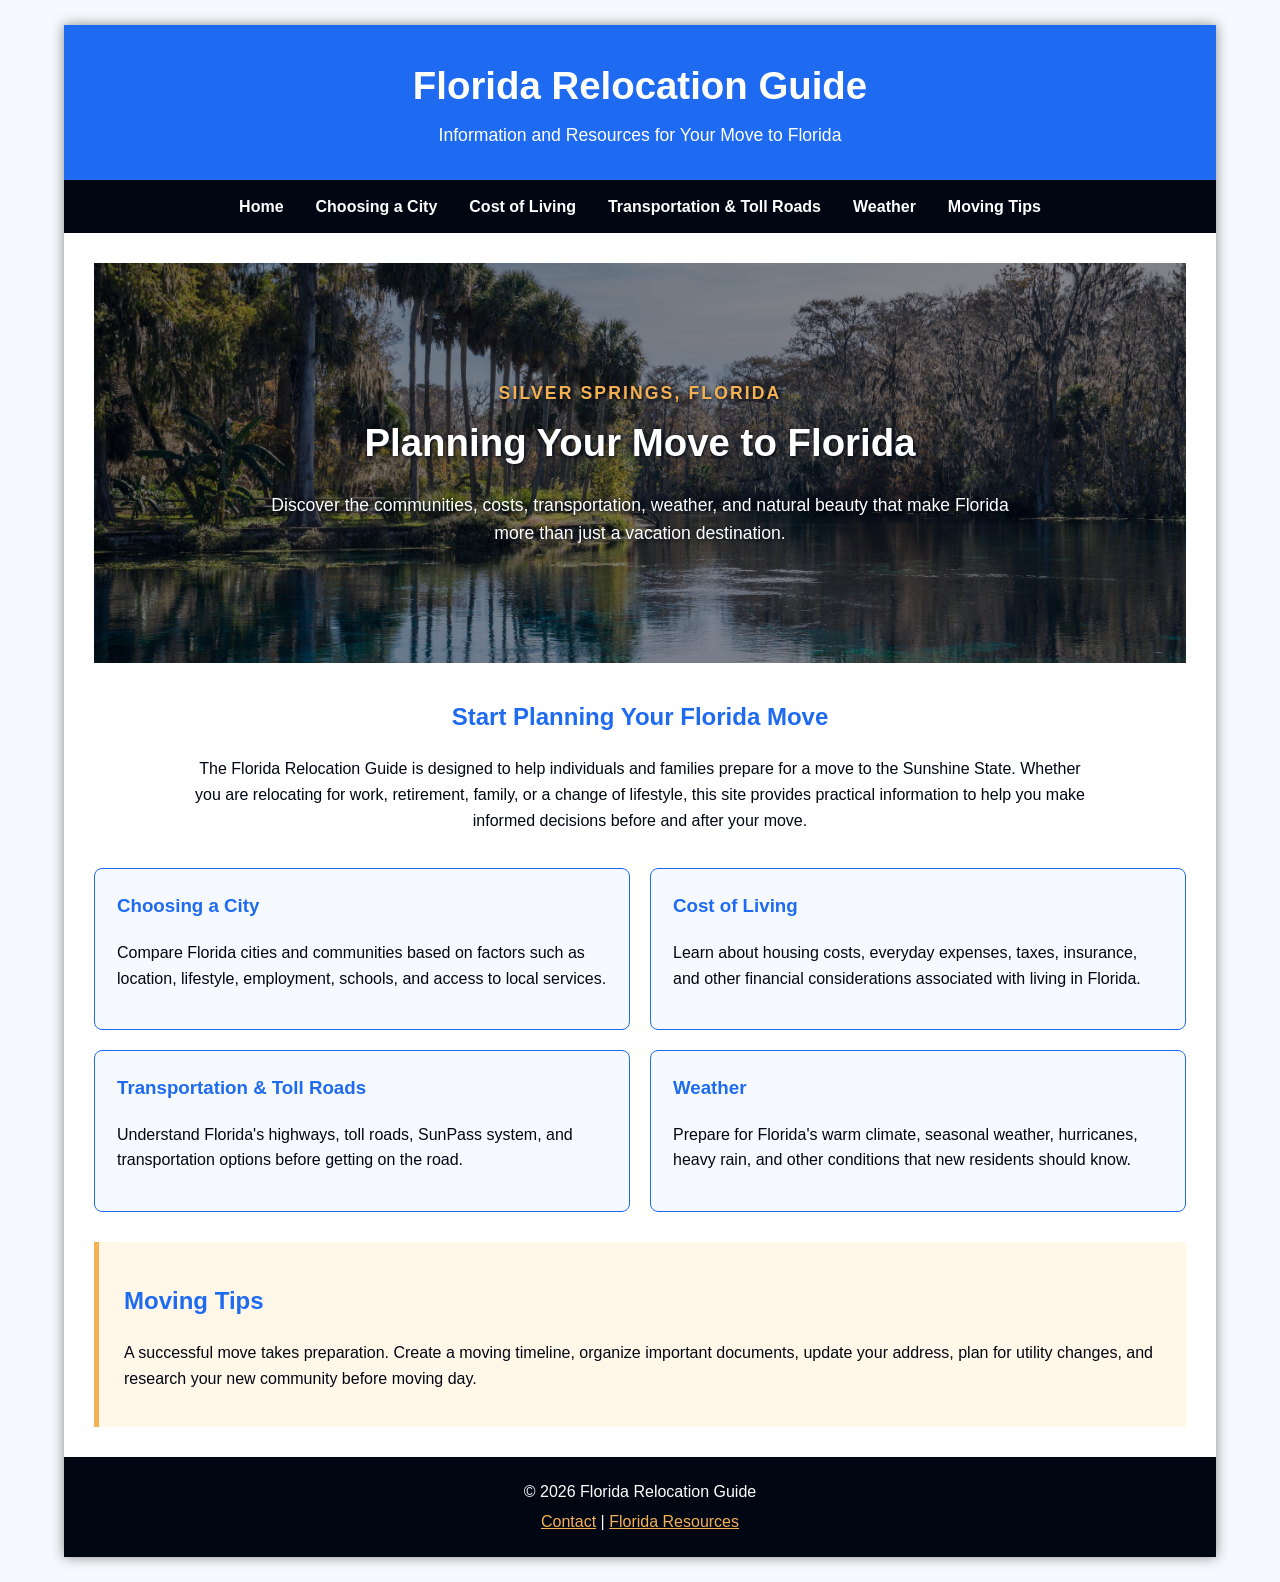
<file: index.html>
<!DOCTYPE html>
<html lang="en">

<head>

    <!-- Google tag (gtag.js) -->
    <script async src="https://www.googletagmanager.com/gtag/js?id=G-06P3S82768"></script>
    <script>
        window.dataLayer = window.dataLayer || [];
        function gtag(){dataLayer.push(arguments);}
        gtag('js', new Date());

        gtag('config', 'G-06P3S82768');
    </script>

    <meta charset="UTF-8">
<head>
    <meta charset="UTF-8">
    <meta name="viewport" content="width=device-width, initial-scale=1.0">
    <meta name="description"
        content="Plan your move to Florida with information about cities, cost of living, transportation, weather, and moving tips.">
    <title>Florida Relocation Guide | Home</title>
    <link rel="stylesheet" href="florida.css">
</head>

<body>

<div id="wrapper">

    <header>
        <h1>Florida Relocation Guide</h1>
        <p>Information and Resources for Your Move to Florida</p>
    </header>

    <nav>
    <ul>
        <li><a href="index.html">Home</a></li>
        <li><a href="cities.html">Choosing a City</a></li>
        <li><a href="cost.html">Cost of Living</a></li>
        <li><a href="transportation.html">Transportation &amp; Toll Roads</a></li>
        <li><a href="weather.html">Weather</a></li>
        <li><a href="moving.html">Moving Tips</a></li>
    </ul>
</nav>

    <main>

        <section class="hero">
            <div class="hero-text">
                <p class="hero-location">Silver Springs, Florida</p>

                <h2>Planning Your Move to Florida</h2>

                <p>
                    Discover the communities, costs, transportation, weather,
                    and natural beauty that make Florida more than just a
                    vacation destination.
                </p>
            </div>
        </section>

        <section class="intro">
            <h2>Start Planning Your Florida Move</h2>

            <p>
                The Florida Relocation Guide is designed to help individuals
                and families prepare for a move to the Sunshine State. Whether
                you are relocating for work, retirement, family, or a change
                of lifestyle, this site provides practical information to help
                you make informed decisions before and after your move.
            </p>
        </section>

        <section class="topics">

            <article>
                <h3>Choosing a City</h3>
                <p>
                    Compare Florida cities and communities based on factors
                    such as location, lifestyle, employment, schools, and
                    access to local services.
                </p>
            </article>

            <article>
                <h3>Cost of Living</h3>
                <p>
                    Learn about housing costs, everyday expenses, taxes,
                    insurance, and other financial considerations associated
                    with living in Florida.
                </p>
            </article>

            <article>
                <h3>Transportation &amp; Toll Roads</h3>
                <p>
                    Understand Florida's highways, toll roads, SunPass system,
                    and transportation options before getting on the road.
                </p>
            </article>

            <article>
                <h3>Weather</h3>
                <p>
                    Prepare for Florida's warm climate, seasonal weather,
                    hurricanes, heavy rain, and other conditions that new
                    residents should know.
                </p>
            </article>

        </section>

        <section class="moving-tips">
            <h2>Moving Tips</h2>

            <p>
                A successful move takes preparation. Create a moving timeline,
                organize important documents, update your address, plan for
                utility changes, and research your new community before
                moving day.
            </p>
        </section>

    </main>

    <footer>
        <p>&copy; 2026 Florida Relocation Guide</p>

        <p>
            <a href="mailto:info@floridarelocationguide.com">Contact</a> |
            <a href="https://www.florida.gov/" target="_blank">Florida Resources</a>
        </p>
    </footer>

</div>

</body>
</html>
</file>
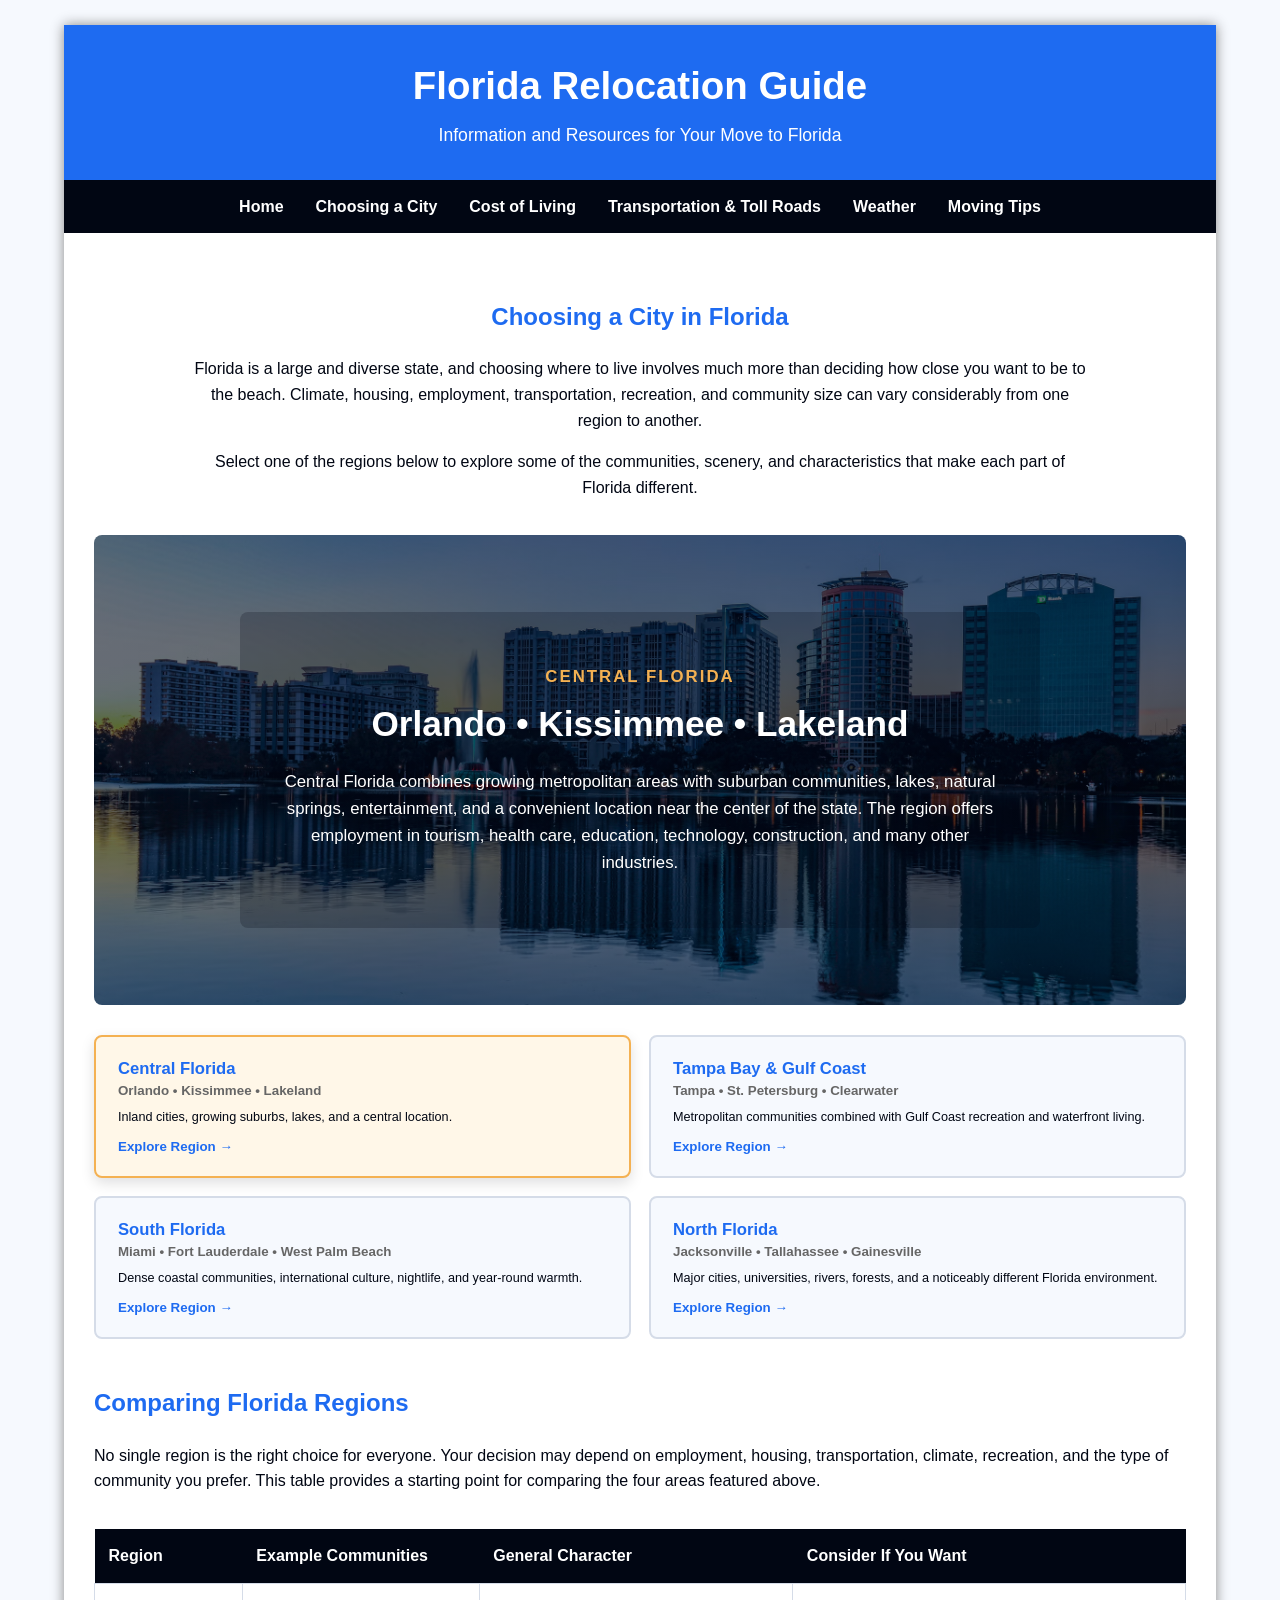
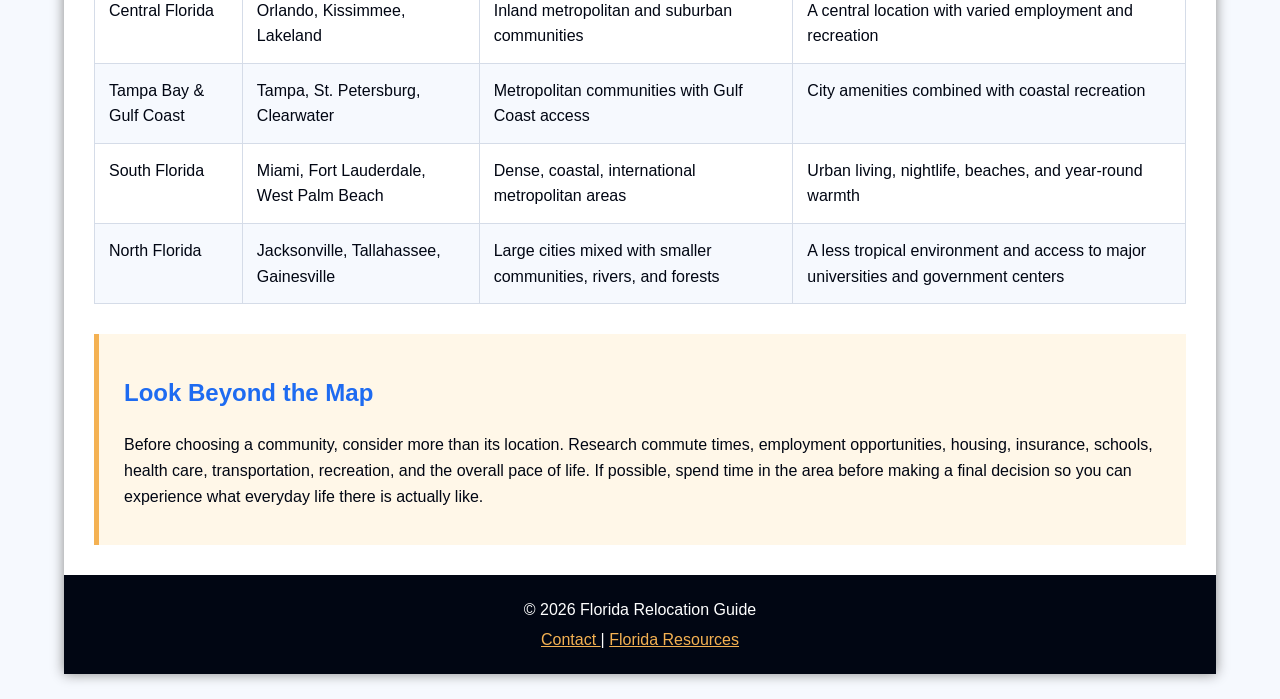
<file: cities.html>
<!DOCTYPE html>
<html lang="en">

<head>

    <!-- Google tag (gtag.js) -->
    <script async src="https://www.googletagmanager.com/gtag/js?id=G-06P3S82768"></script>
    <script>
        window.dataLayer = window.dataLayer || [];
        function gtag(){dataLayer.push(arguments);}
        gtag('js', new Date());

        gtag('config', 'G-06P3S82768');
    </script>

    <meta charset="UTF-8">
<head>
    <meta charset="UTF-8">

    <meta name="viewport"
        content="width=device-width, initial-scale=1.0">

    <meta name="description"
        content="Compare Florida regions and communities to help choose the right location for your move.">

    <title>Choosing a City | Florida Relocation Guide</title>

    <link rel="stylesheet" href="florida.css">
</head>

<body>

<div id="wrapper">

    <header>
        <h1>Florida Relocation Guide</h1>
        <p>Information and Resources for Your Move to Florida</p>
    </header>

    <nav>
    <ul>
        <li><a href="index.html">Home</a></li>
        <li><a href="cities.html">Choosing a City</a></li>
        <li><a href="cost.html">Cost of Living</a></li>
        <li><a href="transportation.html">Transportation &amp; Toll Roads</a></li>
        <li><a href="weather.html">Weather</a></li>
        <li><a href="moving.html">Moving Tips</a></li>
    </ul>
</nav>

    <main>

        <section class="intro">
            <h2>Choosing a City in Florida</h2>

            <p>
                Florida is a large and diverse state, and choosing where to
                live involves much more than deciding how close you want to
                be to the beach. Climate, housing, employment, transportation,
                recreation, and community size can vary considerably from one
                region to another.
            </p>

            <p>
                Select one of the regions below to explore some of the
                communities, scenery, and characteristics that make each
                part of Florida different.
            </p>
        </section>


        <!-- Interactive Region Display -->

        <section
            id="regionDisplay"
            class="region-display central-background">

            <div class="region-overlay">

                <p id="regionLabel" class="hero-location">
                    Central Florida
                </p>

                <h2 id="regionCities">
                    Orlando &bull; Kissimmee &bull; Lakeland
                </h2>

                <p id="regionDescription">
                    Central Florida combines growing metropolitan areas with
                    suburban communities, lakes, natural springs, entertainment,
                    and a convenient location near the center of the state.
                    The region offers employment in tourism, health care,
                    education, technology, construction, and many other
                    industries.
                </p>

            </div>

        </section>


        <!-- Region Selection Cards -->

        <section class="region-selector">

            <button
                class="region-card active-region"
                data-region="central"
                type="button">

                <span class="region-card-title">
                    Central Florida
                </span>

                <span class="region-card-cities">
                    Orlando &bull; Kissimmee &bull; Lakeland
                </span>

                <span class="region-card-description">
                    Inland cities, growing suburbs, lakes, and a central
                    location.
                </span>

                <span class="explore-text">
                    Explore Region &rarr;
                </span>

            </button>


            <button
                class="region-card"
                data-region="tampa"
                type="button">

                <span class="region-card-title">
                    Tampa Bay &amp; Gulf Coast
                </span>

                <span class="region-card-cities">
                    Tampa &bull; St. Petersburg &bull; Clearwater
                </span>

                <span class="region-card-description">
                    Metropolitan communities combined with Gulf Coast
                    recreation and waterfront living.
                </span>

                <span class="explore-text">
                    Explore Region &rarr;
                </span>

            </button>


            <button
                class="region-card"
                data-region="south"
                type="button">

                <span class="region-card-title">
                    South Florida
                </span>

                <span class="region-card-cities">
                    Miami &bull; Fort Lauderdale &bull; West Palm Beach
                </span>

                <span class="region-card-description">
                    Dense coastal communities, international culture,
                    nightlife, and year-round warmth.
                </span>

                <span class="explore-text">
                    Explore Region &rarr;
                </span>

            </button>


            <button
                class="region-card"
                data-region="north"
                type="button">

                <span class="region-card-title">
                    North Florida
                </span>

                <span class="region-card-cities">
                    Jacksonville &bull; Tallahassee &bull; Gainesville
                </span>

                <span class="region-card-description">
                    Major cities, universities, rivers, forests, and a
                    noticeably different Florida environment.
                </span>

                <span class="explore-text">
                    Explore Region &rarr;
                </span>

            </button>

        </section>


        <!-- Comparison Table -->

        <section class="comparison-section">

            <h2>Comparing Florida Regions</h2>

            <p>
                No single region is the right choice for everyone. Your
                decision may depend on employment, housing, transportation,
                climate, recreation, and the type of community you prefer.
                This table provides a starting point for comparing the four
                areas featured above.
            </p>

            <div class="table-container">

                <table>

                    <thead>
                        <tr>
                            <th>Region</th>
                            <th>Example Communities</th>
                            <th>General Character</th>
                            <th>Consider If You Want</th>
                        </tr>
                    </thead>

                    <tbody>

                        <tr>
                            <td>Central Florida</td>
                            <td>Orlando, Kissimmee, Lakeland</td>
                            <td>
                                Inland metropolitan and suburban communities
                            </td>
                            <td>
                                A central location with varied employment
                                and recreation
                            </td>
                        </tr>

                        <tr>
                            <td>Tampa Bay &amp; Gulf Coast</td>
                            <td>
                                Tampa, St. Petersburg, Clearwater
                            </td>
                            <td>
                                Metropolitan communities with Gulf Coast
                                access
                            </td>
                            <td>
                                City amenities combined with coastal
                                recreation
                            </td>
                        </tr>

                        <tr>
                            <td>South Florida</td>
                            <td>
                                Miami, Fort Lauderdale, West Palm Beach
                            </td>
                            <td>
                                Dense, coastal, international metropolitan
                                areas
                            </td>
                            <td>
                                Urban living, nightlife, beaches, and
                                year-round warmth
                            </td>
                        </tr>

                        <tr>
                            <td>North Florida</td>
                            <td>
                                Jacksonville, Tallahassee, Gainesville
                            </td>
                            <td>
                                Large cities mixed with smaller communities,
                                rivers, and forests
                            </td>
                            <td>
                                A less tropical environment and access to
                                major universities and government centers
                            </td>
                        </tr>

                    </tbody>

                </table>

            </div>

        </section>


        <!-- Final Information Section -->

        <section class="moving-tips">

            <h2>Look Beyond the Map</h2>

            <p>
                Before choosing a community, consider more than its location.
                Research commute times, employment opportunities, housing,
                insurance, schools, health care, transportation, recreation,
                and the overall pace of life. If possible, spend time in the
                area before making a final decision so you can experience what
                everyday life there is actually like.
            </p>

        </section>

    </main>


    <footer>

        <p>&copy; 2026 Florida Relocation Guide</p>

        <p>
            <a href="mailto:info@floridarelocationguide.com">
                Contact
            </a>
            |
            <a
                href="https://www.florida.gov/"
                target="_blank">
                Florida Resources
            </a>
        </p>

    </footer>

</div>


<!-- Interactive Region JavaScript -->

<script>

    const regionData = {

        central: {
            label: "Central Florida",
            cities: "Orlando • Kissimmee • Lakeland",
            description:
                "Central Florida combines growing metropolitan areas with " +
                "suburban communities, lakes, natural springs, entertainment, " +
                "and a convenient location near the center of the state. " +
                "The region offers employment in tourism, health care, " +
                "education, technology, construction, and many other industries.",
            image: "lake-eola.jpg"
        },

        tampa: {
            label: "Tampa Bay & Gulf Coast",
            cities: "Tampa • St. Petersburg • Clearwater",
            description:
                "Tampa Bay combines a major metropolitan area with easy " +
                "access to Florida's Gulf Coast. Residents can choose from " +
                "urban neighborhoods, established suburbs, and waterfront " +
                "communities while enjoying employment centers, professional " +
                "sports, cultural attractions, and outdoor recreation.",
            image: "tampa-bay.jpg"
        },

        south: {
            label: "South Florida",
            cities: "Miami • Fort Lauderdale • West Palm Beach",
            description:
                "South Florida is known for its dense coastal communities, " +
                "international culture, warm climate, beaches, and energetic " +
                "nightlife. Areas such as Miami Beach also feature distinctive " +
                "Art Deco architecture, while housing, transportation, and " +
                "insurance costs are important considerations for new residents.",
            image: "south-florida.jpg"
        },

        north: {
            label: "North Florida",
            cities: "Jacksonville • Tallahassee • Gainesville",
            description:
                "North Florida offers a different environment from the more " +
                "tropical areas farther south. Jacksonville provides a major " +
                "metropolitan center along the St. Johns River, while " +
                "Tallahassee and Gainesville are strongly influenced by " +
                "government and higher education. The region also features " +
                "forests, rivers, and a more seasonal climate.",
            image: "north-florida.jpg"
        }

    };


    const regionDisplay =
        document.getElementById("regionDisplay");

    const regionLabel =
        document.getElementById("regionLabel");

    const regionCities =
        document.getElementById("regionCities");

    const regionDescription =
        document.getElementById("regionDescription");

    const regionCards =
        document.querySelectorAll(".region-card");


    regionCards.forEach(function(card) {

        card.addEventListener("click", function() {

            const selectedRegion =
                this.getAttribute("data-region");

            const region =
                regionData[selectedRegion];


            regionDisplay.style.backgroundImage =
                "linear-gradient(" +
                "rgba(1, 6, 19, 0.58), " +
                "rgba(1, 6, 19, 0.58)), " +
                "url('" + region.image + "')";


            regionLabel.textContent =
                region.label;

            regionCities.textContent =
                region.cities;

            regionDescription.textContent =
                region.description;


            regionCards.forEach(function(item) {
                item.classList.remove("active-region");
            });


            this.classList.add("active-region");

        });

    });

</script>

</body>
</html>
</file>
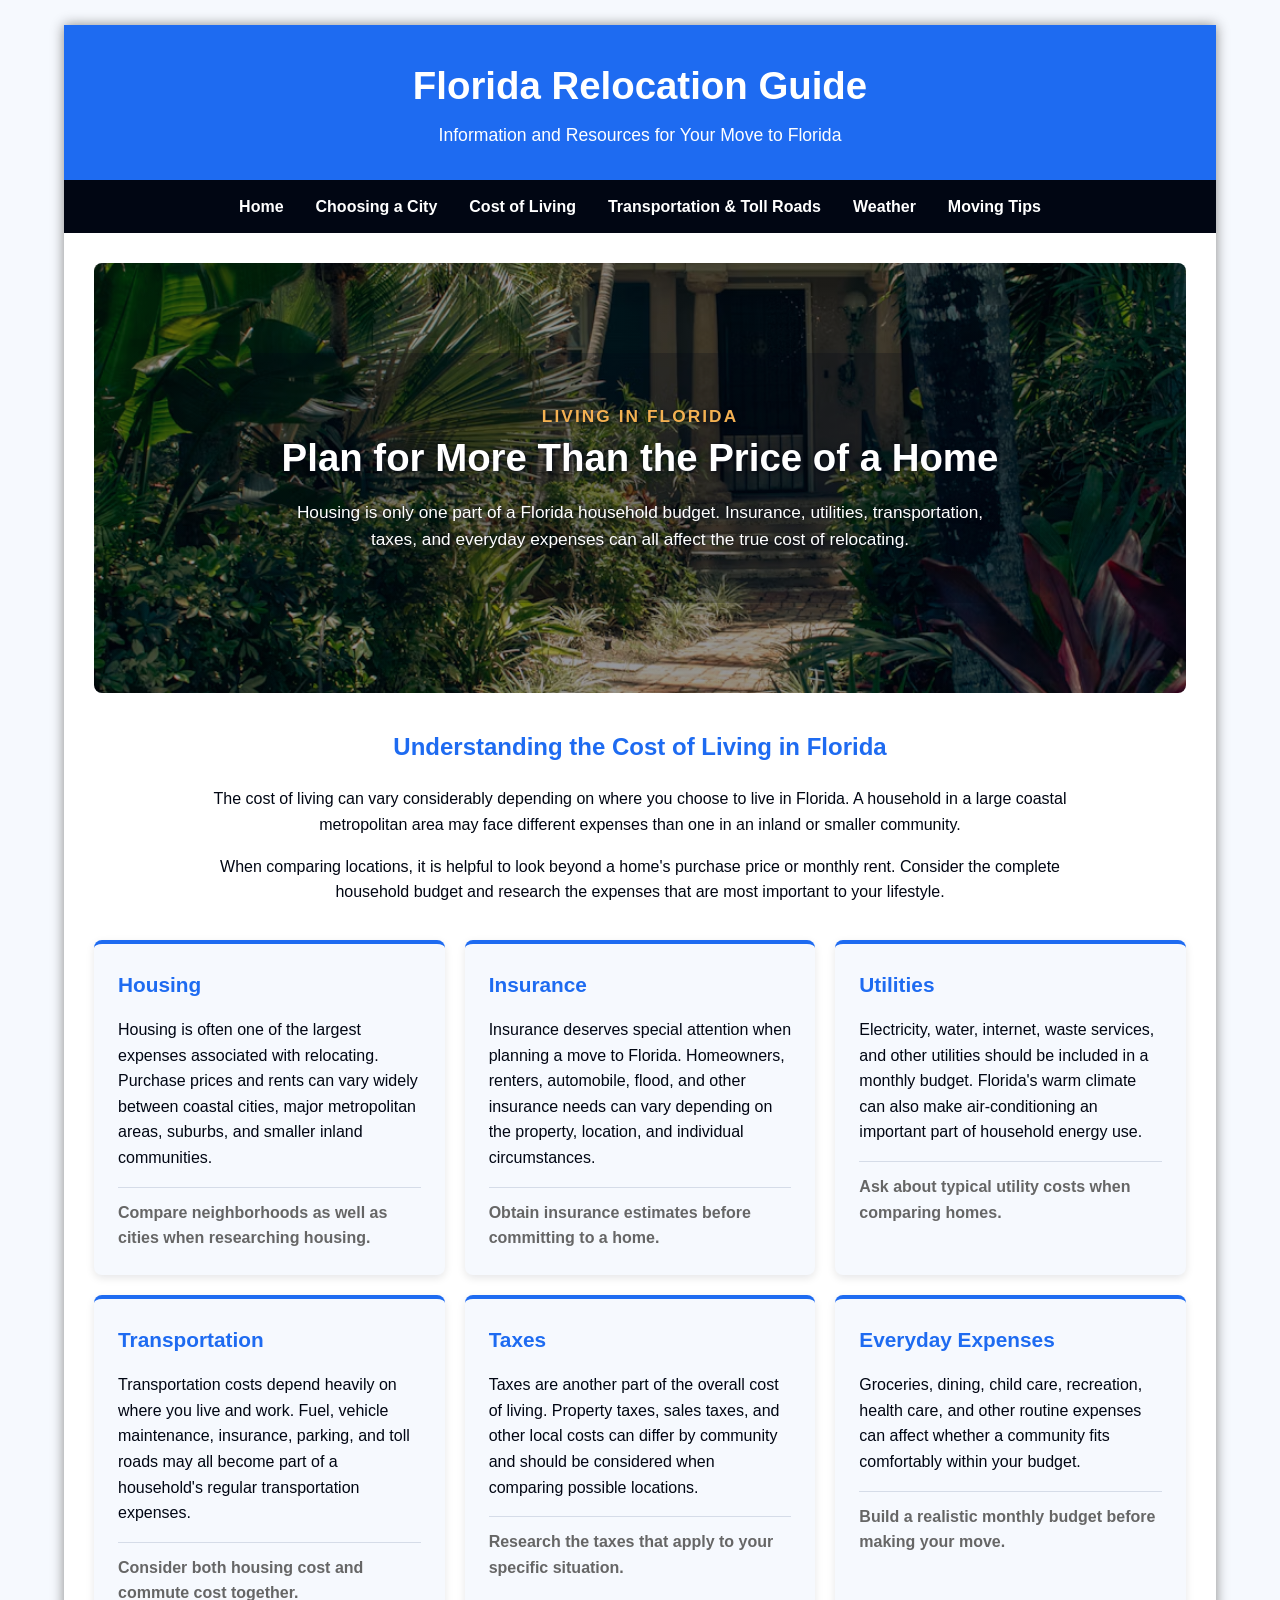
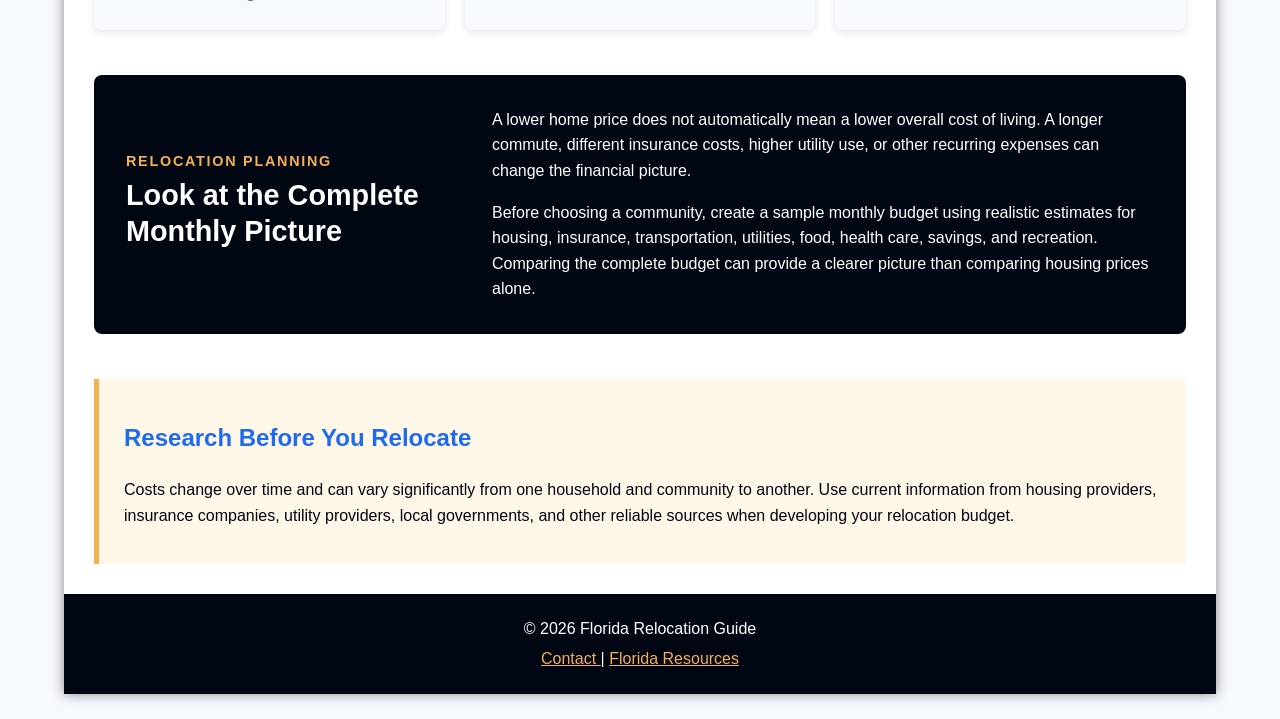
<file: cost.html>
<!DOCTYPE html>
<html lang="en">

<head>

    <!-- Google tag (gtag.js) -->
    <script async src="https://www.googletagmanager.com/gtag/js?id=G-06P3S82768"></script>
    <script>
        window.dataLayer = window.dataLayer || [];
        function gtag(){dataLayer.push(arguments);}
        gtag('js', new Date());

        gtag('config', 'G-06P3S82768');
    </script>

    <meta charset="UTF-8">

<head>
    <meta charset="UTF-8">

    <meta name="viewport"
        content="width=device-width, initial-scale=1.0">

    <meta name="description"
        content="Learn about housing, insurance, utilities, transportation, taxes, and everyday expenses when planning a move to Florida.">

    <title>Cost of Living | Florida Relocation Guide</title>

    <link rel="stylesheet" href="florida.css">
</head>

<body>

<div id="wrapper">

    <header>
        <h1>Florida Relocation Guide</h1>
        <p>Information and Resources for Your Move to Florida</p>
    </header>

    <nav>
    <ul>
        <li><a href="index.html">Home</a></li>
        <li><a href="cities.html">Choosing a City</a></li>
        <li><a href="cost.html">Cost of Living</a></li>
        <li><a href="transportation.html">Transportation &amp; Toll Roads</a></li>
        <li><a href="weather.html">Weather</a></li>
        <li><a href="moving.html">Moving Tips</a></li>
    </ul>
</nav>

    <main>

        <!-- Cost of Living Hero -->

        <section class="cost-hero">

            <div class="cost-hero-content">

                <p class="hero-location">
                    Living in Florida
                </p>

                <h2>
                    Plan for More Than the Price of a Home
                </h2>

                <p>
                    Housing is only one part of a Florida household budget.
                    Insurance, utilities, transportation, taxes, and everyday
                    expenses can all affect the true cost of relocating.
                </p>

            </div>

        </section>


        <!-- Introduction -->

        <section class="intro">

            <h2>Understanding the Cost of Living in Florida</h2>

            <p>
                The cost of living can vary considerably depending on where
                you choose to live in Florida. A household in a large coastal
                metropolitan area may face different expenses than one in an
                inland or smaller community.
            </p>

            <p>
                When comparing locations, it is helpful to look beyond a
                home's purchase price or monthly rent. Consider the complete
                household budget and research the expenses that are most
                important to your lifestyle.
            </p>

        </section>


        <!-- Expense Cards -->

        <section class="cost-grid">

            <article class="cost-card">

                <h3>Housing</h3>

                <p>
                    Housing is often one of the largest expenses associated
                    with relocating. Purchase prices and rents can vary widely
                    between coastal cities, major metropolitan areas, suburbs,
                    and smaller inland communities.
                </p>

                <p class="cost-tip">
                    Compare neighborhoods as well as cities when researching
                    housing.
                </p>

            </article>


            <article class="cost-card">

                <h3>Insurance</h3>

                <p>
                    Insurance deserves special attention when planning a move
                    to Florida. Homeowners, renters, automobile, flood, and
                    other insurance needs can vary depending on the property,
                    location, and individual circumstances.
                </p>

                <p class="cost-tip">
                    Obtain insurance estimates before committing to a home.
                </p>

            </article>


            <article class="cost-card">

                <h3>Utilities</h3>

                <p>
                    Electricity, water, internet, waste services, and other
                    utilities should be included in a monthly budget.
                    Florida's warm climate can also make air-conditioning an
                    important part of household energy use.
                </p>

                <p class="cost-tip">
                    Ask about typical utility costs when comparing homes.
                </p>

            </article>


            <article class="cost-card">

                <h3>Transportation</h3>

                <p>
                    Transportation costs depend heavily on where you live and
                    work. Fuel, vehicle maintenance, insurance, parking, and
                    toll roads may all become part of a household's regular
                    transportation expenses.
                </p>

                <p class="cost-tip">
                    Consider both housing cost and commute cost together.
                </p>

            </article>


            <article class="cost-card">

                <h3>Taxes</h3>

                <p>
                    Taxes are another part of the overall cost of living.
                    Property taxes, sales taxes, and other local costs can
                    differ by community and should be considered when
                    comparing possible locations.
                </p>

                <p class="cost-tip">
                    Research the taxes that apply to your specific situation.
                </p>

            </article>


            <article class="cost-card">

                <h3>Everyday Expenses</h3>

                <p>
                    Groceries, dining, child care, recreation, health care,
                    and other routine expenses can affect whether a community
                    fits comfortably within your budget.
                </p>

                <p class="cost-tip">
                    Build a realistic monthly budget before making your move.
                </p>

            </article>

        </section>


        <!-- Planning Section -->

        <section class="budget-section">

            <div class="budget-heading">
                <p class="section-label">
                    Relocation Planning
                </p>

                <h2>Look at the Complete Monthly Picture</h2>
            </div>

            <div class="budget-content">

                <p>
                    A lower home price does not automatically mean a lower
                    overall cost of living. A longer commute, different
                    insurance costs, higher utility use, or other recurring
                    expenses can change the financial picture.
                </p>

                <p>
                    Before choosing a community, create a sample monthly budget
                    using realistic estimates for housing, insurance,
                    transportation, utilities, food, health care, savings, and
                    recreation. Comparing the complete budget can provide a
                    clearer picture than comparing housing prices alone.
                </p>

            </div>

        </section>


        <!-- Final Callout -->

        <section class="moving-tips">

            <h2>Research Before You Relocate</h2>

            <p>
                Costs change over time and can vary significantly from one
                household and community to another. Use current information
                from housing providers, insurance companies, utility
                providers, local governments, and other reliable sources when
                developing your relocation budget.
            </p>

        </section>

    </main>


    <footer>

        <p>&copy; 2026 Florida Relocation Guide</p>

        <p>
            <a href="mailto:info@floridarelocationguide.com">
                Contact
            </a>
            |
            <a href="https://www.florida.gov/" target="_blank">
                Florida Resources
            </a>
        </p>

    </footer>

</div>

</body>
</html>
</file>
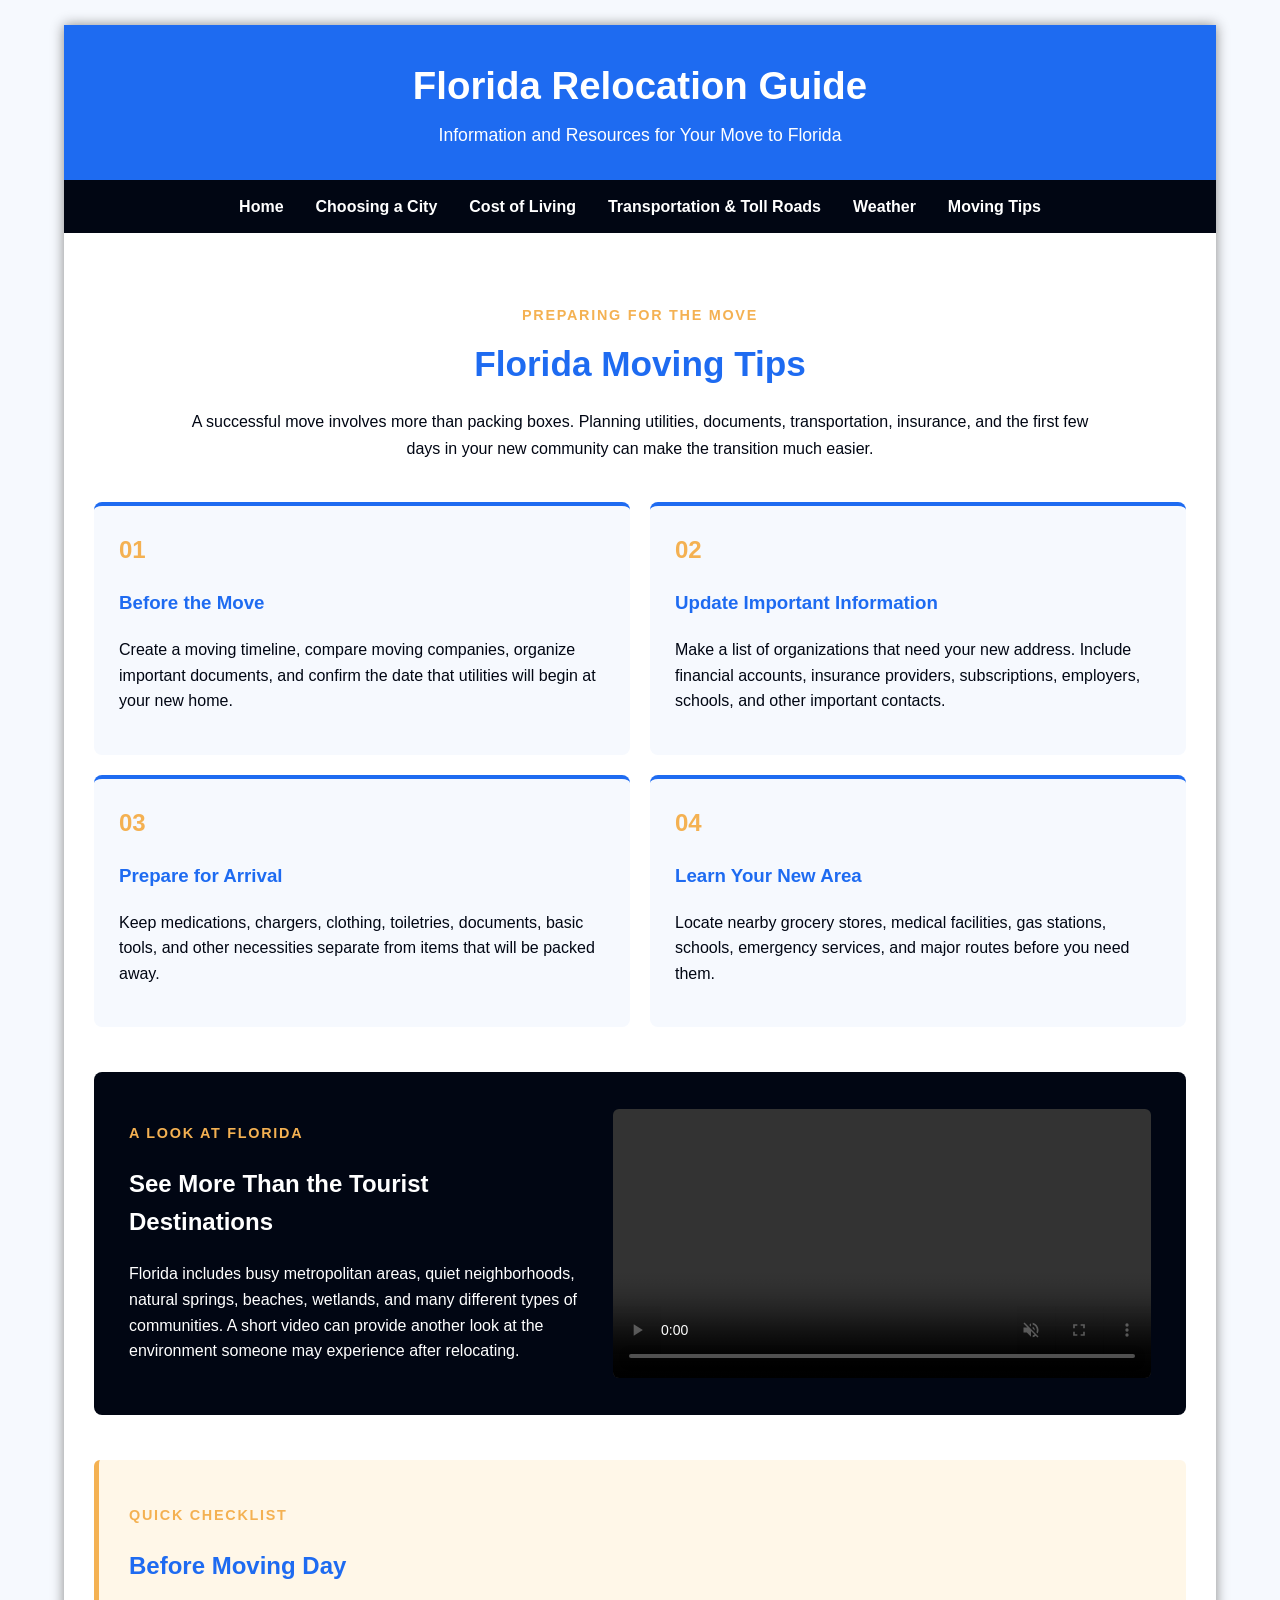
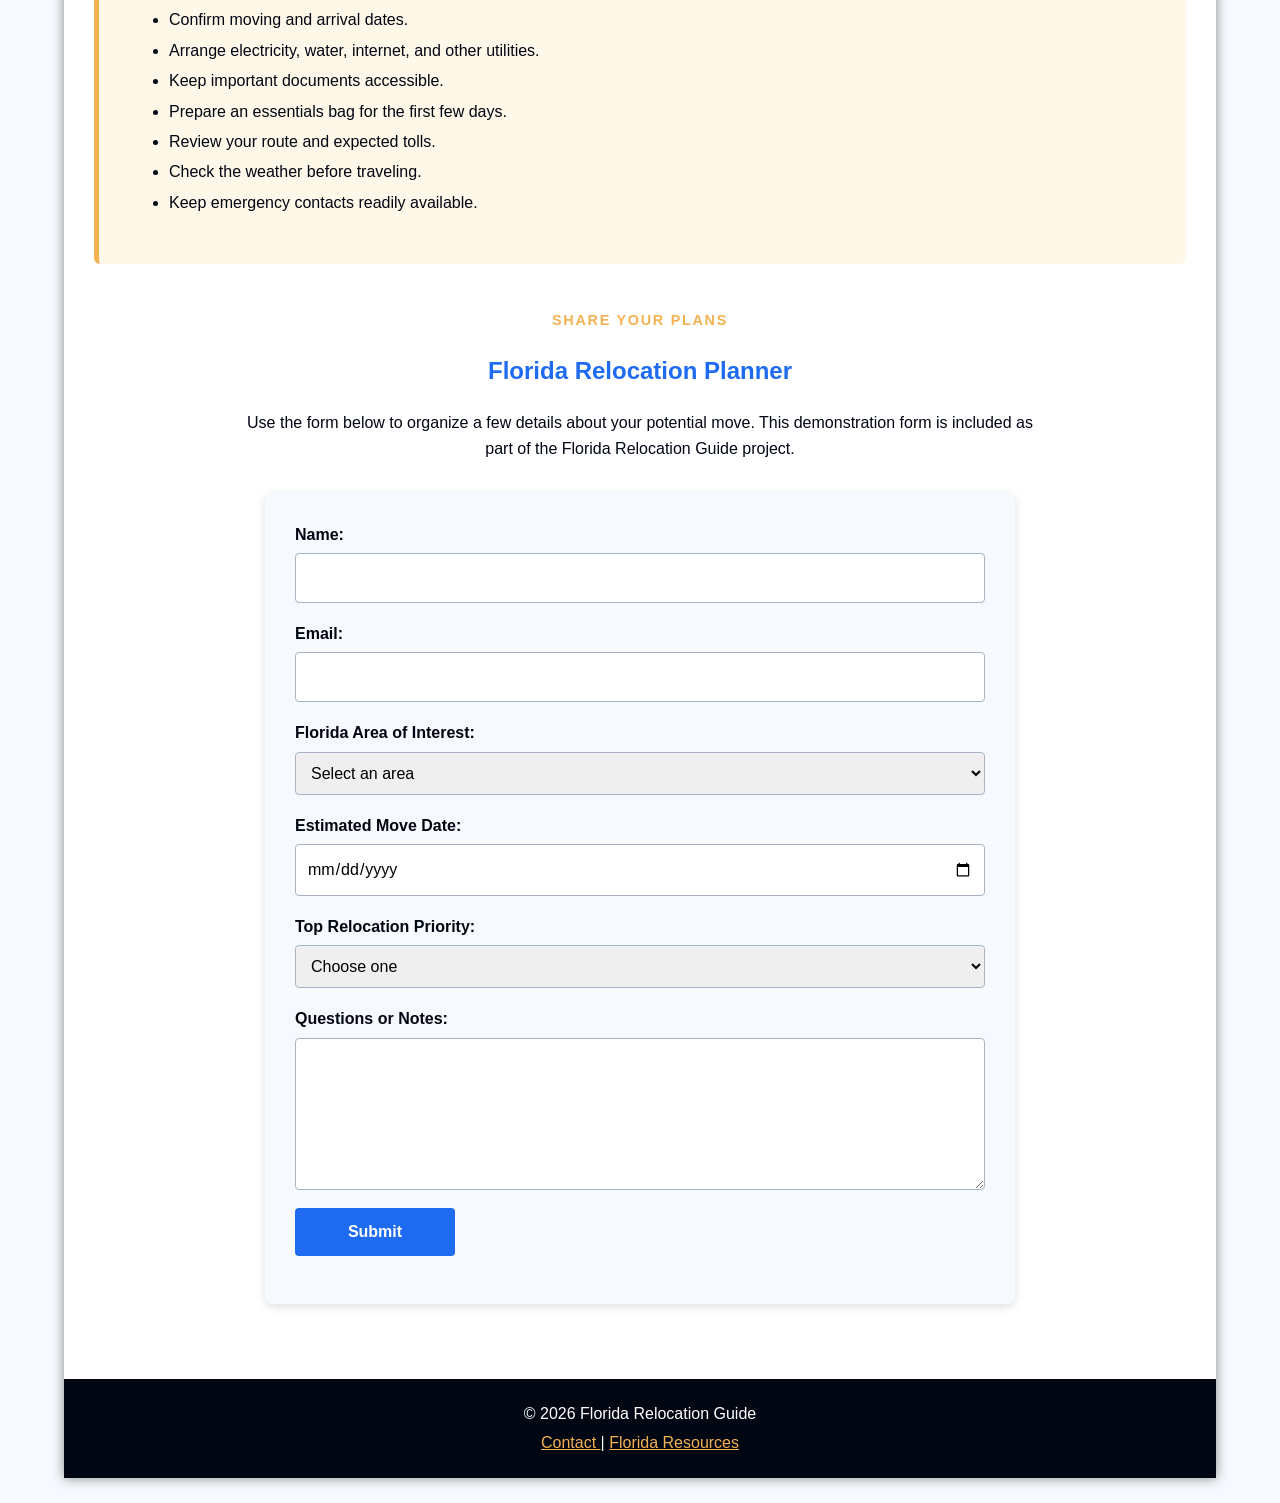
<file: moving.html>
<!DOCTYPE html>
<html lang="en">

<head>

    <!-- Google tag (gtag.js) -->
    <script async src="https://www.googletagmanager.com/gtag/js?id=G-06P3S82768"></script>
    <script>
        window.dataLayer = window.dataLayer || [];
        function gtag(){dataLayer.push(arguments);}
        gtag('js', new Date());

        gtag('config', 'G-06P3S82768');
    </script>

    <meta charset="UTF-8">

<head>
    <meta charset="UTF-8">

    <meta name="viewport"
          content="width=device-width, initial-scale=1.0">

    <meta name="description"
          content="Use this Florida moving checklist to prepare documents, utilities, transportation, emergency supplies, and other details before relocating.">

    <title>Moving Tips | Florida Relocation Guide</title>

    <link rel="stylesheet" href="florida.css">
</head>

<body>

<div id="wrapper">

    <header>
        <h1>Florida Relocation Guide</h1>
        <p>Information and Resources for Your Move to Florida</p>
    </header>

    <nav>
        <ul>
            <li><a href="index.html">Home</a></li>
            <li><a href="cities.html">Choosing a City</a></li>
            <li><a href="cost.html">Cost of Living</a></li>
            <li><a href="transportation.html">Transportation &amp; Toll Roads</a></li>
            <li><a href="weather.html">Weather</a></li>
            <li><a href="moving.html">Moving Tips</a></li>
        </ul>
    </nav>

    <main>

        <section class="page-intro">

            <p class="section-label">Preparing for the Move</p>

            <h2>Florida Moving Tips</h2>

            <p>
                A successful move involves more than packing boxes. Planning
                utilities, documents, transportation, insurance, and the
                first few days in your new community can make the transition
                much easier.
            </p>

        </section>


        <section class="moving-grid">

            <article class="moving-card">
                <span class="step-number">01</span>
                <h3>Before the Move</h3>

                <p>
                    Create a moving timeline, compare moving companies,
                    organize important documents, and confirm the date that
                    utilities will begin at your new home.
                </p>
            </article>


            <article class="moving-card">
                <span class="step-number">02</span>
                <h3>Update Important Information</h3>

                <p>
                    Make a list of organizations that need your new address.
                    Include financial accounts, insurance providers,
                    subscriptions, employers, schools, and other important
                    contacts.
                </p>
            </article>


            <article class="moving-card">
                <span class="step-number">03</span>
                <h3>Prepare for Arrival</h3>

                <p>
                    Keep medications, chargers, clothing, toiletries,
                    documents, basic tools, and other necessities separate
                    from items that will be packed away.
                </p>
            </article>


            <article class="moving-card">
                <span class="step-number">04</span>
                <h3>Learn Your New Area</h3>

                <p>
                    Locate nearby grocery stores, medical facilities, gas
                    stations, schools, emergency services, and major routes
                    before you need them.
                </p>
            </article>

        </section>


        <section class="video-section">

            <div class="video-text">

                <p class="section-label">A Look at Florida</p>

                <h2>See More Than the Tourist Destinations</h2>

                <p>
                    Florida includes busy metropolitan areas, quiet
                    neighborhoods, natural springs, beaches, wetlands, and
                    many different types of communities. A short video can
                    provide another look at the environment someone may
                    experience after relocating.
                </p>

            </div>


            <div class="video-container">

                <!--
                Replace florida-living.mp4 with the exact filename of
                the video you download for the project.
                -->

                <video controls
                        autoplay
                        muted
                        loop
                        playsinline
                        preload="auto"
                        width="640">

                    <source src="florida-living.mp4"
                            type="video/mp4">

                    Your browser does not support the video element.

                </video>

            </div>

        </section>


        <section class="checklist-section">

            <p class="section-label">Quick Checklist</p>

            <h2>Before Moving Day</h2>

            <ul class="moving-checklist">
                <li>Confirm moving and arrival dates.</li>
                <li>Arrange electricity, water, internet, and other utilities.</li>
                <li>Keep important documents accessible.</li>
                <li>Prepare an essentials bag for the first few days.</li>
                <li>Review your route and expected tolls.</li>
                <li>Check the weather before traveling.</li>
                <li>Keep emergency contacts readily available.</li>
            </ul>

        </section>


        <section class="contact-section">

            <div class="contact-intro">

                <p class="section-label">Share Your Plans</p>

                <h2>Florida Relocation Planner</h2>

                <p>
                    Use the form below to organize a few details about your
                    potential move. This demonstration form is included as
                    part of the Florida Relocation Guide project.
                </p>

            </div>


            <form class="relocation-form"
                  action="#"
                  method="post">

                <div class="form-row">
                    <label for="name">Name:</label>
                    <input type="text"
                           id="name"
                           name="name"
                           required>
                </div>


                <div class="form-row">
                    <label for="email">Email:</label>
                    <input type="email"
                           id="email"
                           name="email"
                           required>
                </div>


                <div class="form-row">
                    <label for="area">Florida Area of Interest:</label>

                    <select id="area"
                            name="area">

                        <option value="">Select an area</option>
                        <option value="central">Central Florida</option>
                        <option value="tampa">Tampa Bay &amp; Gulf Coast</option>
                        <option value="south">South Florida</option>
                        <option value="north">North Florida</option>

                    </select>
                </div>


                <div class="form-row">
                    <label for="move-date">Estimated Move Date:</label>

                    <input type="date"
                           id="move-date"
                           name="move-date">
                </div>


                <div class="form-row">
                    <label for="priority">Top Relocation Priority:</label>

                    <select id="priority"
                            name="priority">

                        <option value="">Choose one</option>
                        <option value="housing">Housing Cost</option>
                        <option value="employment">Employment</option>
                        <option value="schools">Schools</option>
                        <option value="commute">Commute</option>
                        <option value="lifestyle">Lifestyle</option>

                    </select>
                </div>


                <div class="form-row">
                    <label for="comments">Questions or Notes:</label>

                    <textarea id="comments"
                              name="comments"
                              rows="5"></textarea>
                </div>


                <div class="form-row">
                    <input type="submit"
                           value="Submit">
                </div>

            </form>

        </section>

    </main>


    <footer>

        <p>&copy; 2026 Florida Relocation Guide</p>

        <p>
            <a href="mailto:info@floridarelocationguide.com">
                Contact
            </a>
            |
            <a href="https://www.florida.gov/"
               target="_blank"
               rel="noopener">
                Florida Resources
            </a>
        </p>

    </footer>

</div>

</body>
</html>
</file>
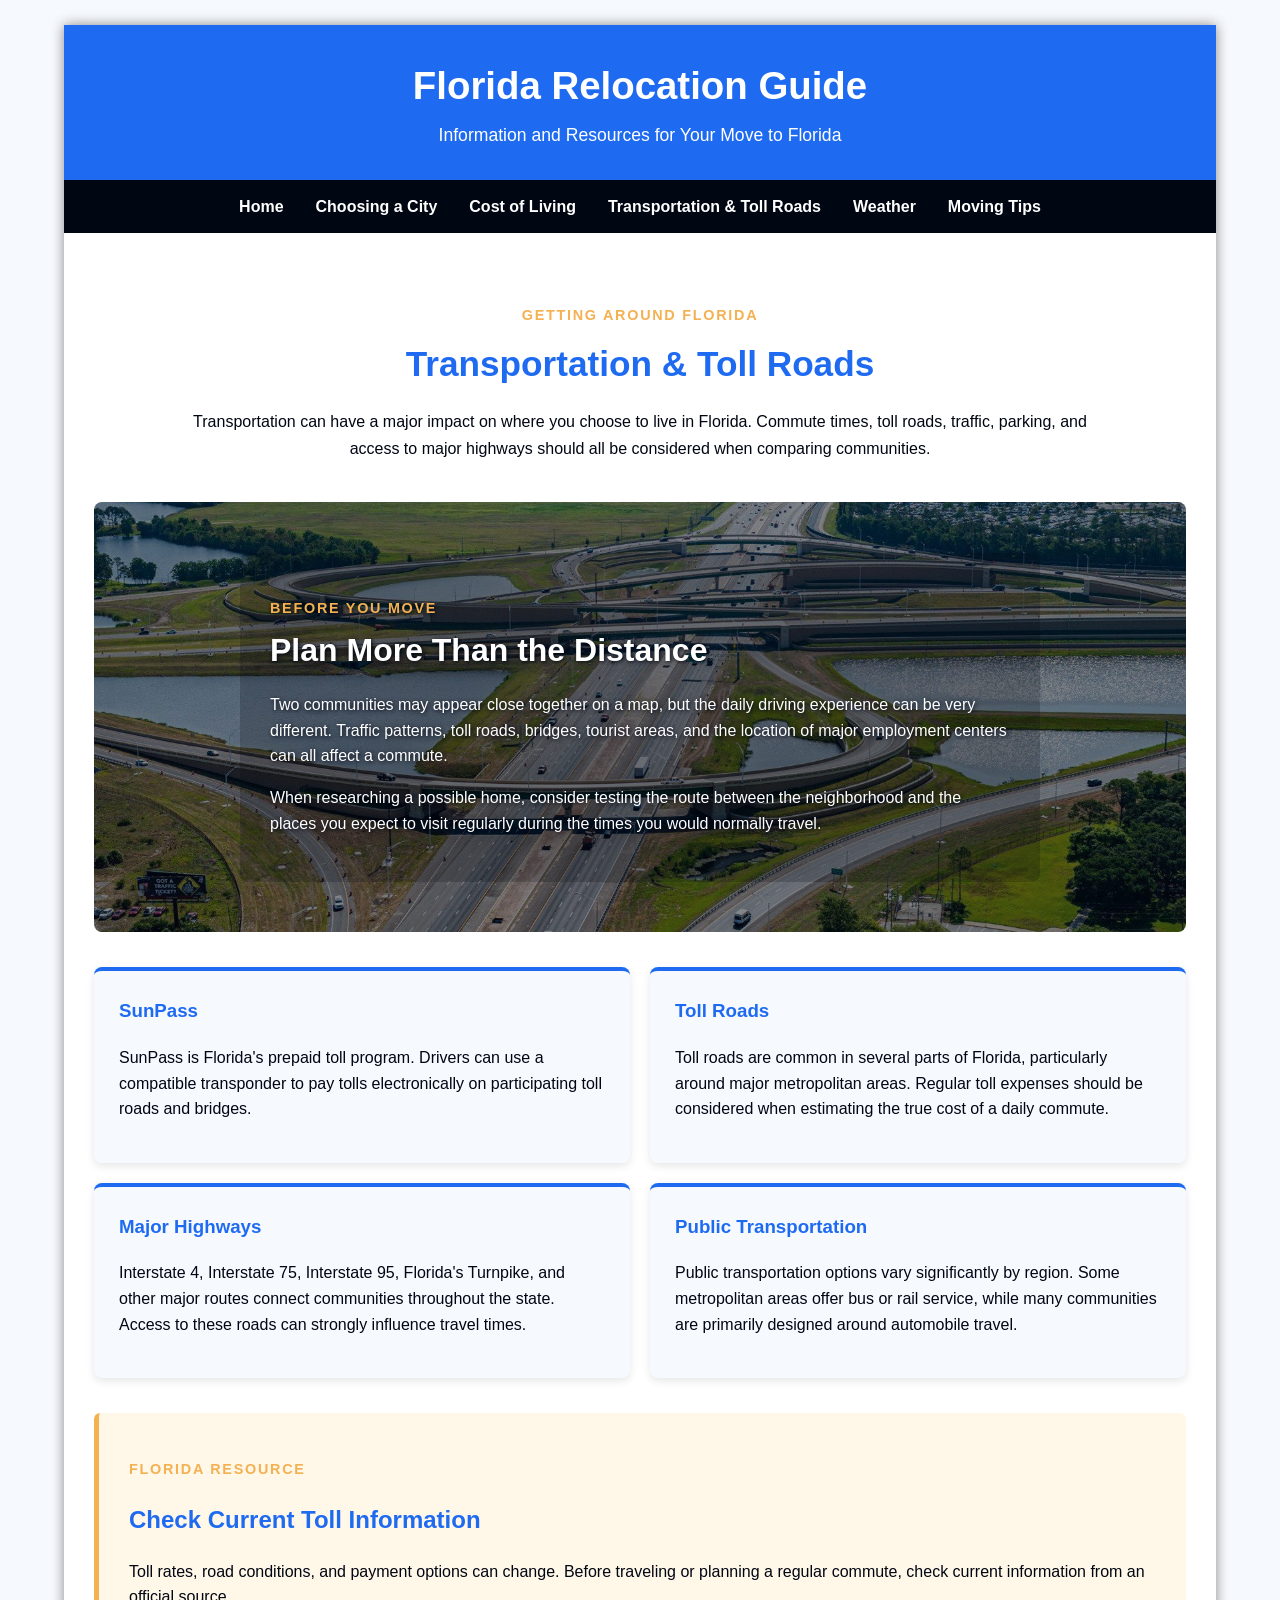
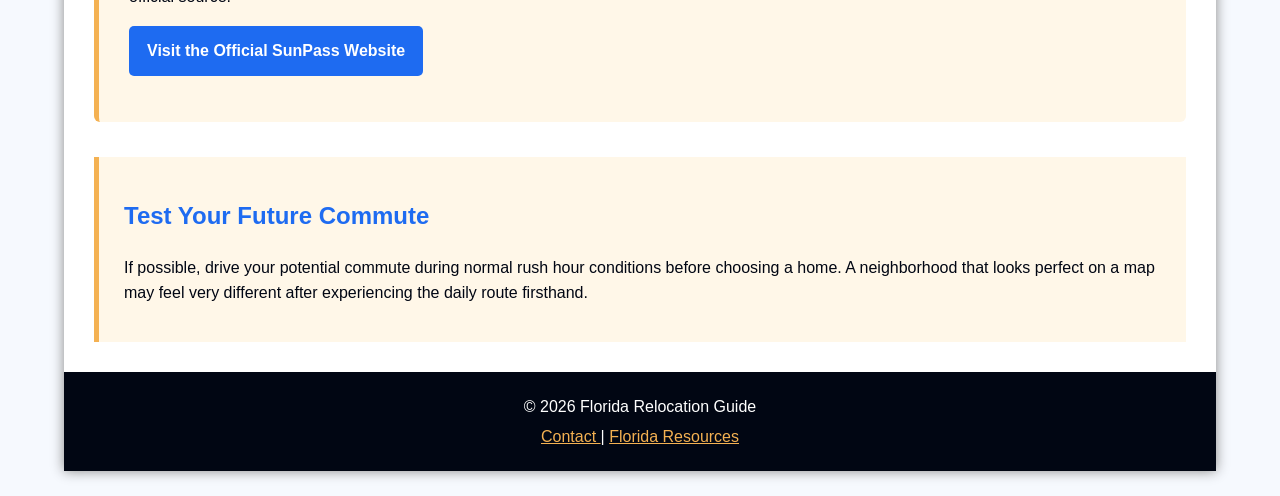
<file: transportation.html>
<!DOCTYPE html>
<html lang="en">

<head>

    <!-- Google tag (gtag.js) -->
    <script async src="https://www.googletagmanager.com/gtag/js?id=G-06P3S82768"></script>
    <script>
        window.dataLayer = window.dataLayer || [];
        function gtag(){dataLayer.push(arguments);}
        gtag('js', new Date());

        gtag('config', 'G-06P3S82768');
    </script>

    <meta charset="UTF-8">

<head>
    <meta charset="UTF-8">

    <meta name="viewport"
          content="width=device-width, initial-scale=1.0">

    <meta name="description"
          content="Learn about Florida transportation, toll roads, SunPass, commuting, and travel considerations when planning a move to Florida.">

    <title>Transportation &amp; Toll Roads | Florida Relocation Guide</title>

    <link rel="stylesheet" href="florida.css">
</head>

<body>

<div id="wrapper">

    <header>
        <h1>Florida Relocation Guide</h1>
        <p>Information and Resources for Your Move to Florida</p>
    </header>

    <nav>
        <ul>
            <li><a href="index.html">Home</a></li>
            <li><a href="cities.html">Choosing a City</a></li>
            <li><a href="cost.html">Cost of Living</a></li>
            <li><a href="transportation.html">Transportation &amp; Toll Roads</a></li>
            <li><a href="weather.html">Weather</a></li>
            <li><a href="moving.html">Moving Tips</a></li>
        </ul>
    </nav>

    <main>

        <section class="page-intro">
            <p class="section-label">Getting Around Florida</p>

            <h2>Transportation &amp; Toll Roads</h2>

            <p>
                Transportation can have a major impact on where you choose
                to live in Florida. Commute times, toll roads, traffic,
                parking, and access to major highways should all be
                considered when comparing communities.
            </p>
        </section>


        <section class="transport-feature">

            <div class="feature-text">

                <p class="section-label">Before You Move</p>

                <h2>Plan More Than the Distance</h2>

                <p>
                    Two communities may appear close together on a map, but
                    the daily driving experience can be very different.
                    Traffic patterns, toll roads, bridges, tourist areas,
                    and the location of major employment centers can all
                    affect a commute.
                </p>

                <p>
                    When researching a possible home, consider testing the
                    route between the neighborhood and the places you expect
                    to visit regularly during the times you would normally
                    travel.
                </p>

            </div>

        </section>


        <section class="transport-grid">

            <article class="info-card">
                <h3>SunPass</h3>

                <p>
                    SunPass is Florida's prepaid toll program. Drivers can
                    use a compatible transponder to pay tolls electronically
                    on participating toll roads and bridges.
                </p>
            </article>


            <article class="info-card">
                <h3>Toll Roads</h3>

                <p>
                    Toll roads are common in several parts of Florida,
                    particularly around major metropolitan areas. Regular
                    toll expenses should be considered when estimating the
                    true cost of a daily commute.
                </p>
            </article>


            <article class="info-card">
                <h3>Major Highways</h3>

                <p>
                    Interstate 4, Interstate 75, Interstate 95, Florida's
                    Turnpike, and other major routes connect communities
                    throughout the state. Access to these roads can strongly
                    influence travel times.
                </p>
            </article>


            <article class="info-card">
                <h3>Public Transportation</h3>

                <p>
                    Public transportation options vary significantly by
                    region. Some metropolitan areas offer bus or rail
                    service, while many communities are primarily designed
                    around automobile travel.
                </p>
            </article>

        </section>


        <section class="resource-section">

            <p class="section-label">Florida Resource</p>

            <h2>Check Current Toll Information</h2>

            <p>
                Toll rates, road conditions, and payment options can change.
                Before traveling or planning a regular commute, check current
                information from an official source.
            </p>

            <p>
                <a class="resource-link"
                   href="https://www.sunpass.com/"
                   target="_blank"
                   rel="noopener">
                    Visit the Official SunPass Website
                </a>
            </p>

        </section>


        <section class="moving-tips">

            <h2>Test Your Future Commute</h2>

            <p>
                If possible, drive your potential commute during normal rush
                hour conditions before choosing a home. A neighborhood that
                looks perfect on a map may feel very different after
                experiencing the daily route firsthand.
            </p>

        </section>

    </main>


    <footer>

        <p>&copy; 2026 Florida Relocation Guide</p>

        <p>
            <a href="mailto:info@floridarelocationguide.com">
                Contact
            </a>
            |
            <a href="https://www.florida.gov/"
               target="_blank"
               rel="noopener">
                Florida Resources
            </a>
        </p>

    </footer>

</div>

</body>
</html>
</file>
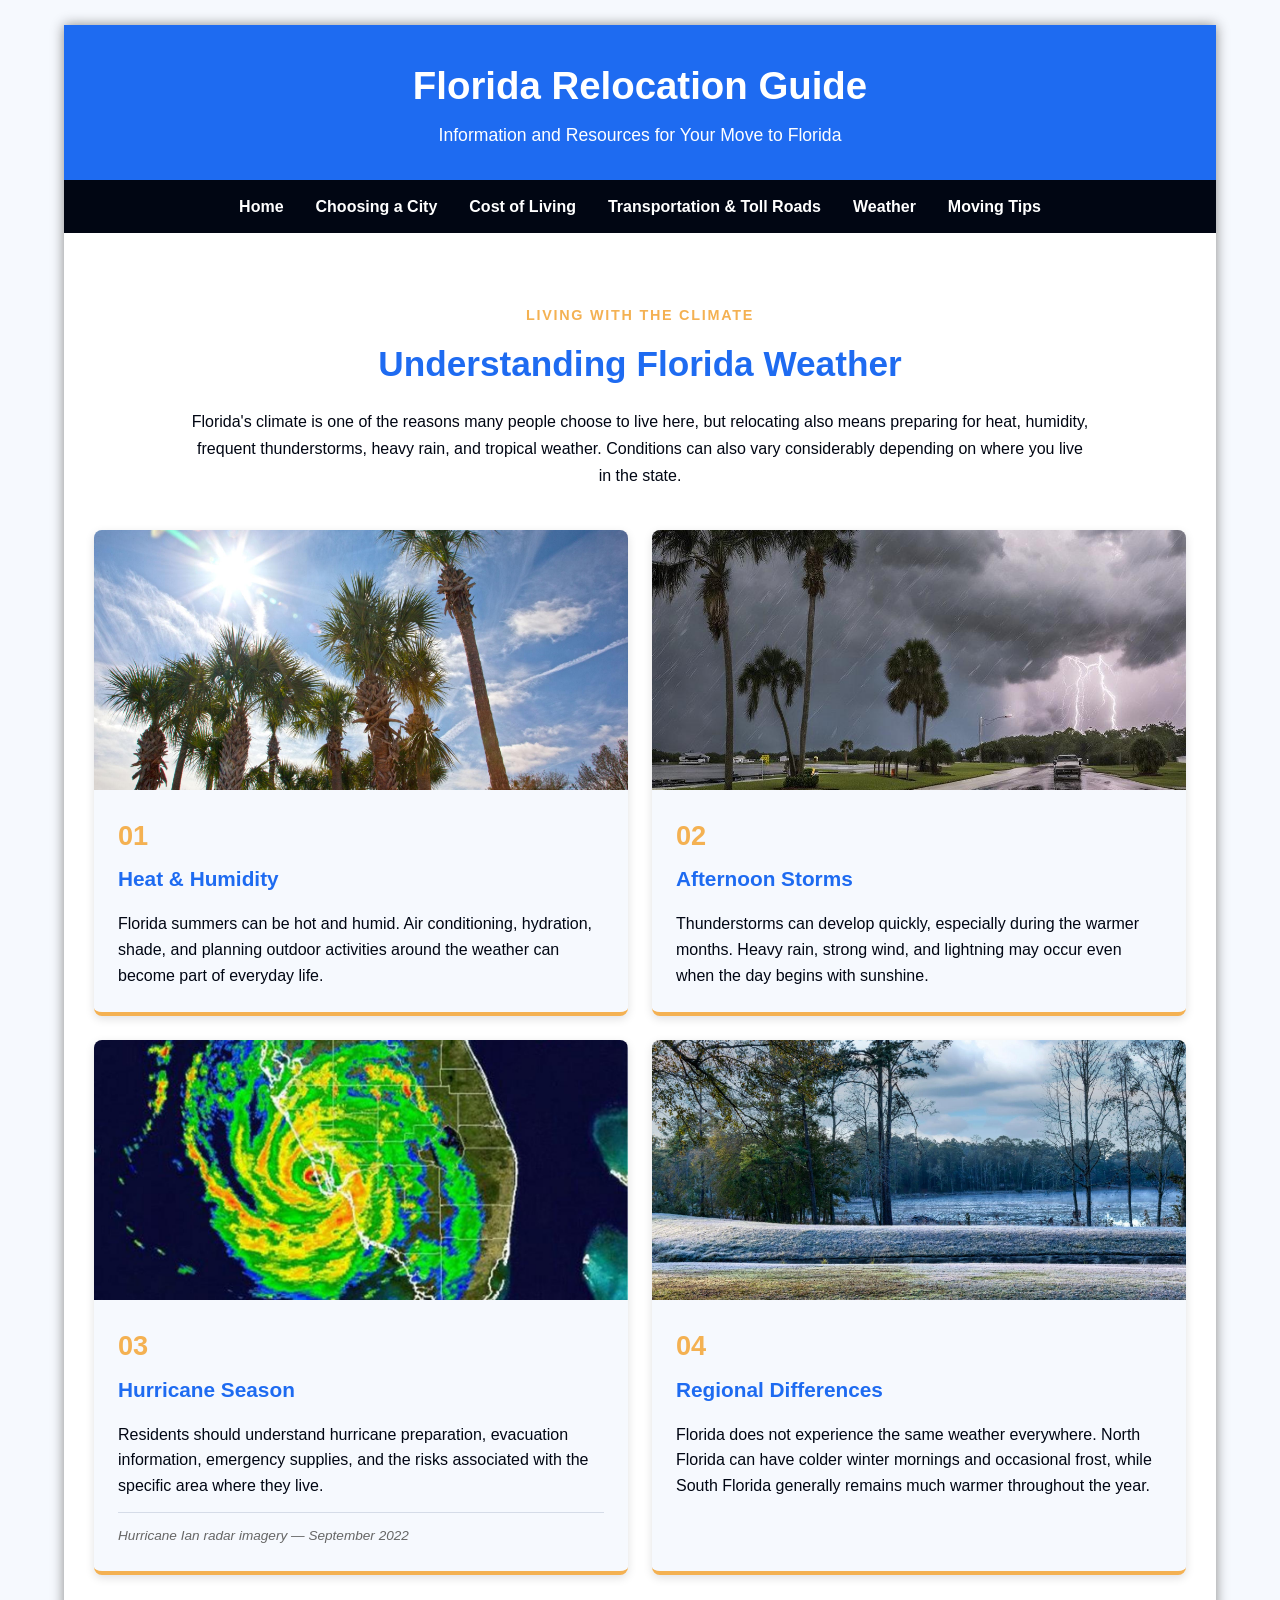
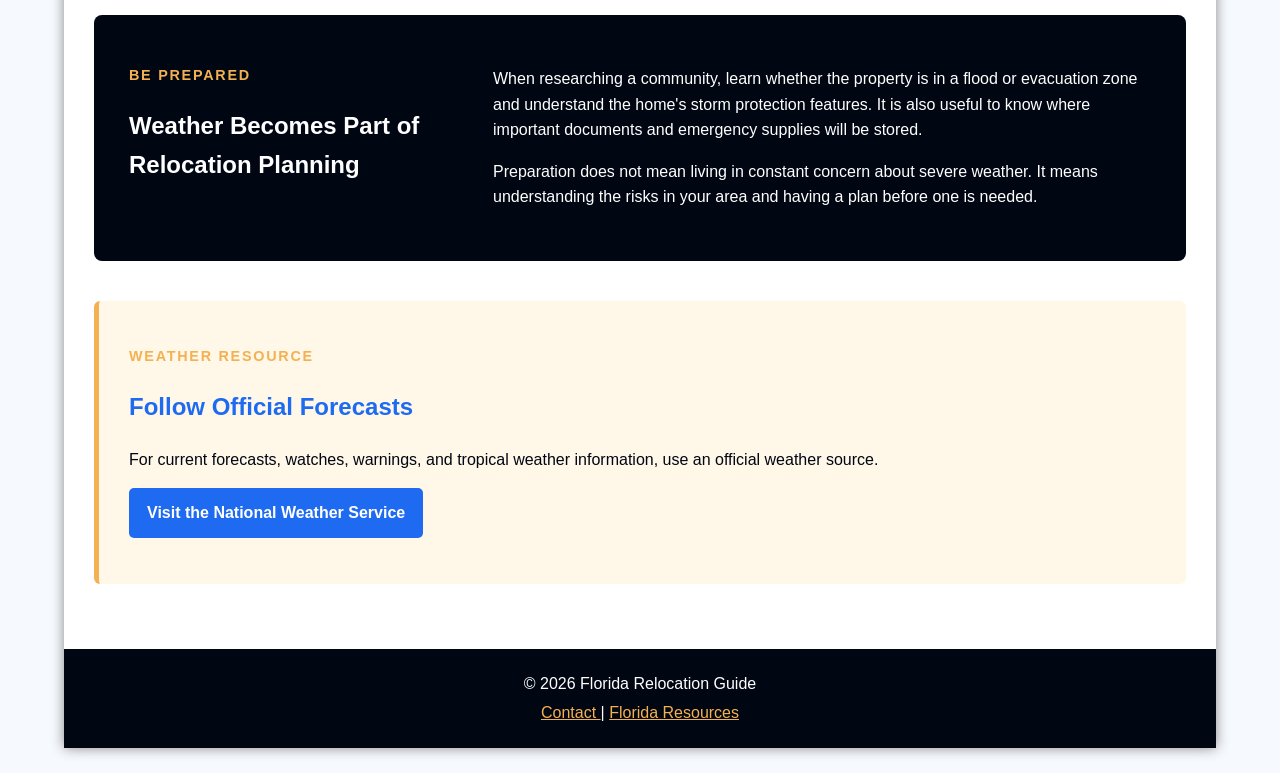
<file: weather.html>
<!DOCTYPE html>
<html lang="en">

<head>

    <!-- Google tag (gtag.js) -->
    <script async src="https://www.googletagmanager.com/gtag/js?id=G-06P3S82768"></script>
    <script>
        window.dataLayer = window.dataLayer || [];
        function gtag(){dataLayer.push(arguments);}
        gtag('js', new Date());

        gtag('config', 'G-06P3S82768');
    </script>

    <meta charset="UTF-8">
<head>
    <meta charset="UTF-8">

    <meta name="viewport"
          content="width=device-width, initial-scale=1.0">

    <meta name="description"
          content="Prepare for Florida weather including heat, humidity, thunderstorms, hurricanes, seasonal differences, and severe weather planning.">

    <title>Florida Weather | Florida Relocation Guide</title>

    <link rel="stylesheet" href="florida.css">
</head>

<body>

<div id="wrapper">

    <header>
        <h1>Florida Relocation Guide</h1>
        <p>Information and Resources for Your Move to Florida</p>
    </header>

    <nav>
        <ul>
            <li><a href="index.html">Home</a></li>
            <li><a href="cities.html">Choosing a City</a></li>
            <li><a href="cost.html">Cost of Living</a></li>
            <li><a href="transportation.html">Transportation &amp; Toll Roads</a></li>
            <li><a href="weather.html">Weather</a></li>
            <li><a href="moving.html">Moving Tips</a></li>
        </ul>
    </nav>

    <main>

        <section class="page-intro">

            <p class="section-label">Living With the Climate</p>

            <h2>Understanding Florida Weather</h2>

            <p>
                Florida's climate is one of the reasons many people choose
                to live here, but relocating also means preparing for heat,
                humidity, frequent thunderstorms, heavy rain, and tropical
                weather. Conditions can also vary considerably depending on
                where you live in the state.
            </p>

        </section>


        <section class="weather-grid">

            <article class="weather-card">

                <img src="florida-heat.jpg"
                     alt="Bright Florida sunshine shining through palm trees">

                <div class="weather-card-content">

                    <div class="weather-number">01</div>

                    <h3>Heat &amp; Humidity</h3>

                    <p>
                        Florida summers can be hot and humid. Air
                        conditioning, hydration, shade, and planning outdoor
                        activities around the weather can become part of
                        everyday life.
                    </p>

                </div>

            </article>


            <article class="weather-card">

                <img src="florida-storm.jpg"
                     alt="Florida roadway and palm trees during a heavy afternoon thunderstorm">

                <div class="weather-card-content">

                    <div class="weather-number">02</div>

                    <h3>Afternoon Storms</h3>

                    <p>
                        Thunderstorms can develop quickly, especially during
                        the warmer months. Heavy rain, strong wind, and
                        lightning may occur even when the day begins with
                        sunshine.
                    </p>

                </div>

            </article>


            <article class="weather-card">

                <img src="hurricane-ian-radar.jpg"
                     alt="Historical radar image of Hurricane Ian approaching Florida in September 2022">

                <div class="weather-card-content">

                    <div class="weather-number">03</div>

                    <h3>Hurricane Season</h3>

                    <p>
                        Residents should understand hurricane preparation,
                        evacuation information, emergency supplies, and the
                        risks associated with the specific area where they
                        live.
                    </p>

                    <p class="image-caption">
                        Hurricane Ian radar imagery &mdash; September 2022
                    </p>

                </div>

            </article>


            <article class="weather-card">

                <img src="north-florida-frost.jpg"
                     alt="Frost covering a North Florida landscape during cold winter weather">

                <div class="weather-card-content">

                    <div class="weather-number">04</div>

                    <h3>Regional Differences</h3>

                    <p>
                        Florida does not experience the same weather
                        everywhere. North Florida can have colder winter
                        mornings and occasional frost, while South Florida
                        generally remains much warmer throughout the year.
                    </p>

                </div>

            </article>

        </section>


        <section class="preparedness-section">

            <div>

                <p class="section-label">Be Prepared</p>

                <h2>Weather Becomes Part of Relocation Planning</h2>

            </div>

            <div>

                <p>
                    When researching a community, learn whether the property
                    is in a flood or evacuation zone and understand the
                    home's storm protection features. It is also useful to
                    know where important documents and emergency supplies
                    will be stored.
                </p>

                <p>
                    Preparation does not mean living in constant concern
                    about severe weather. It means understanding the risks
                    in your area and having a plan before one is needed.
                </p>

            </div>

        </section>


        <section class="resource-section">

            <p class="section-label">Weather Resource</p>

            <h2>Follow Official Forecasts</h2>

            <p>
                For current forecasts, watches, warnings, and tropical
                weather information, use an official weather source.
            </p>

            <p>
                <a class="resource-link"
                   href="https://www.weather.gov/"
                   target="_blank"
                   rel="noopener">
                    Visit the National Weather Service
                </a>
            </p>

        </section>

    </main>


    <footer>

        <p>&copy; 2026 Florida Relocation Guide</p>

        <p>
            <a href="mailto:info@floridarelocationguide.com">
                Contact
            </a>
            |
            <a href="https://www.florida.gov/"
               target="_blank"
               rel="noopener">
                Florida Resources
            </a>
        </p>

    </footer>

</div>

</body>
</html>
</file>
<file: florida.css>
* {
    box-sizing: border-box;
}

body {
    margin: 0;
    background-color: #F6F9FE;
    color: #010613;
    font-family: Arial, Helvetica, sans-serif;
    line-height: 1.6;
}

#wrapper {
    width: 90%;
    max-width: 1200px;
    margin: 25px auto;
    background-color: #FFFFFF;
    box-shadow: 0 0 12px #888888;
}


/* HEADER */

header {
    background-color: #1E6BF1;
    color: #FFFFFF;
    text-align: center;
    padding: 30px 20px;
}

header h1 {
    margin: 0;
    font-size: 2.4em;
}

header p {
    margin: 5px 0 0;
    font-size: 1.1em;
}


/* NAVIGATION */

nav {
    background-color: #010613;
}

nav ul {
    display: flex;
    flex-wrap: wrap;
    justify-content: center;
    list-style-type: none;
    margin: 0;
    padding: 0;
}

nav a {
    display: block;
    color: #FFFFFF;
    font-weight: bold;
    text-decoration: none;
    padding: 14px 16px;
    transition: background-color 0.3s ease, color 0.3s ease;
}

nav a:hover {
    background-color: #F4B152;
    color: #010613;
}


/* MAIN CONTENT */

main {
    padding: 30px;
}

.section-label,
.hero-location {
    color: #F4B152;
    font-size: 0.9em;
    font-weight: bold;
    text-transform: uppercase;
    letter-spacing: 0.12em;
    margin-bottom: 0;
}


/* HOME PAGE */

.hero {
    min-height: 400px;
    display: flex;
    align-items: center;
    justify-content: center;
    background-image:
        linear-gradient(
            rgba(1, 6, 19, 0.48),
            rgba(1, 6, 19, 0.48)
        ),
        url("silver-springs.jpg");
    background-size: cover;
    background-position: center;
    background-repeat: no-repeat;
    text-align: center;
    padding: 40px;
}

.hero-text {
    max-width: 800px;
    color: #FFFFFF;
    padding: 30px;
    text-shadow: 1px 1px 4px #010613;
}

.hero-location {
    font-size: 1.05em;
}

.hero h2 {
    color: #FFFFFF;
    font-size: 2.4em;
    margin: 5px 0 15px;
}

.hero-text p {
    font-size: 1.1em;
}

.intro {
    text-align: center;
    max-width: 900px;
    margin: 35px auto;
}

.intro h2,
.moving-tips h2,
.comparison-section h2 {
    color: #1E6BF1;
}

.topics {
    display: grid;
    grid-template-columns: repeat(2, 1fr);
    gap: 20px;
}

.topics article {
    background-color: #F6F9FE;
    border: 1px solid #1E6BF1;
    border-radius: 8px;
    padding: 22px;
    transition: transform 0.25s ease, box-shadow 0.25s ease;
}

.topics article:hover {
    transform: translateY(-4px);
    box-shadow: 0 6px 14px rgba(1, 6, 19, 0.15);
}

.topics h3 {
    color: #1E6BF1;
    margin-top: 0;
}


/* CHOOSING A CITY PAGE */

.region-display {
    min-height: 470px;
    display: flex;
    align-items: center;
    justify-content: center;
    background-image:
        linear-gradient(
            rgba(1, 6, 19, 0.58),
            rgba(1, 6, 19, 0.58)
        ),
        url("lake-eola.jpg");
    background-size: cover;
    background-position: center;
    background-repeat: no-repeat;
    border-radius: 8px;
    margin: 30px 0;
    transition: background-image 0.4s ease;
}

.region-overlay {
    max-width: 800px;
    margin: 40px;
    padding: 35px;
    color: #FFFFFF;
    text-align: center;
    background-color: rgba(1, 6, 19, 0.22);
    border-radius: 8px;
}

.region-overlay h2 {
    color: #FFFFFF;
    font-size: 2.2em;
    margin: 5px 0 15px;
}

.region-overlay p {
    font-size: 1.05em;
}

.region-selector {
    display: grid;
    grid-template-columns: repeat(2, 1fr);
    gap: 18px;
    margin: 30px 0 45px;
}

.region-card {
    width: 100%;
    background-color: #F6F9FE;
    border: 2px solid #D5DCE8;
    border-radius: 8px;
    padding: 22px;
    text-align: left;
    color: #010613;
    font-family: Arial, Helvetica, sans-serif;
    cursor: pointer;
    transition:
        transform 0.25s ease,
        box-shadow 0.25s ease,
        border-color 0.25s ease,
        background-color 0.25s ease;
}

.region-card:hover {
    transform: translateY(-4px);
    border-color: #1E6BF1;
    box-shadow: 0 6px 14px rgba(1, 6, 19, 0.14);
}

.active-region {
    border-color: #F4B152;
    background-color: #FFF7E8;
    box-shadow: 0 5px 14px rgba(1, 6, 19, 0.13);
}

.region-card-title {
    display: block;
    color: #1E6BF1;
    font-size: 1.25em;
    font-weight: bold;
    margin-bottom: 4px;
}

.region-card-cities {
    display: block;
    color: #666666;
    font-weight: bold;
    margin-bottom: 12px;
}

.region-card-description {
    display: block;
    font-size: 0.95em;
    margin-bottom: 15px;
}

.explore-text {
    color: #1E6BF1;
    font-weight: bold;
}


/* COMPARISON TABLE */

.comparison-section {
    margin-top: 40px;
}

.comparison-section > p {
    margin-bottom: 20px;
}

.table-container {
    overflow-x: auto;
}

table {
    width: 100%;
    border-collapse: collapse;
    margin-top: 15px;
    background-color: #FFFFFF;
}

th {
    background-color: #010613;
    color: #FFFFFF;
    text-align: left;
    padding: 14px;
}

td {
    border: 1px solid #D5DCE8;
    padding: 14px;
    vertical-align: top;
}

tbody tr:nth-child(even) {
    background-color: #F6F9FE;
}

tbody tr:hover {
    background-color: #FFF7E8;
}

.moving-tips {
    background-color: #FFF7E8;
    border-left: 5px solid #F4B152;
    margin-top: 30px;
    padding: 20px 25px;
}


/* COST OF LIVING PAGE */

.cost-hero {
    min-height: 430px;
    display: flex;
    align-items: center;
    justify-content: center;
    background-image:
        linear-gradient(
            rgba(1, 6, 19, 0.42),
            rgba(1, 6, 19, 0.42)
        ),
        url("florida-home.jpg");
    background-size: cover;
    background-position: center;
    background-repeat: no-repeat;
    border-radius: 8px;
    padding: 40px;
    text-align: center;
}

.cost-hero-content {
    max-width: 800px;
    padding: 32px;
    color: #FFFFFF;
    background-color: rgba(1, 6, 19, 0.22);
    border-radius: 8px;
    text-shadow: 1px 1px 4px #010613;
}

.cost-hero-content h2 {
    color: #FFFFFF;
    font-size: 2.4em;
    line-height: 1.2;
    margin: 5px 0 15px;
}

.cost-hero-content p {
    font-size: 1.08em;
}

.cost-grid {
    display: grid;
    grid-template-columns: repeat(3, 1fr);
    gap: 20px;
    margin: 35px 0;
}

.cost-card {
    background-color: #F6F9FE;
    border-top: 4px solid #1E6BF1;
    border-radius: 8px;
    padding: 24px;
    box-shadow: 0 3px 8px rgba(1, 6, 19, 0.10);
    transition: transform 0.25s ease, box-shadow 0.25s ease;
}

.cost-card:hover {
    transform: translateY(-4px);
    box-shadow: 0 7px 16px rgba(1, 6, 19, 0.16);
}

.cost-card h3 {
    color: #1E6BF1;
    font-size: 1.3em;
    margin-top: 0;
    margin-bottom: 12px;
}

.cost-tip {
    color: #666666;
    font-weight: bold;
    border-top: 1px solid #D5DCE8;
    padding-top: 12px;
    margin-bottom: 0;
}

.budget-section {
    display: grid;
    grid-template-columns: 1fr 2fr;
    gap: 35px;
    align-items: center;
    margin: 45px 0;
    padding: 32px;
    background-color: #010613;
    color: #FFFFFF;
    border-radius: 8px;
}

.budget-heading h2 {
    color: #FFFFFF;
    font-size: 1.8em;
    line-height: 1.25;
    margin-top: 5px;
}

.budget-content p:first-child {
    margin-top: 0;
}

.budget-content p:last-child {
    margin-bottom: 0;
}


/* SHARED PAGE INTRO */

.page-intro {
    max-width: 900px;
    margin: 40px auto;
    text-align: center;
}

.page-intro h2 {
    color: #1E6BF1;
    font-size: 2.2em;
    margin: 8px 0 15px;
}

.page-intro p {
    line-height: 1.7;
}


/* TRANSPORTATION PAGE */

.transport-feature {
    min-height: 430px;
    display: flex;
    align-items: center;
    background-image:
        linear-gradient(
            rgba(1, 6, 19, 0.48),
            rgba(1, 6, 19, 0.48)
        ),
        url("florida-highway.jpg");
    background-size: cover;
    background-position: center;
    background-repeat: no-repeat;
    color: #FFFFFF;
    padding: 40px;
    margin: 35px 0;
    border-radius: 8px;
}

.transport-feature h2 {
    color: #FFFFFF;
    margin-top: 5px;
}

.feature-text {
    max-width: 800px;
    margin: auto;
    padding: 30px;
    background-color: rgba(1, 6, 19, 0.20);
    border-radius: 8px;
    text-shadow: 1px 1px 4px #010613;
}

.feature-text h2 {
    color: #FFFFFF;
    font-size: 2em;
    margin: 5px 0 15px;
}

.transport-grid {
    display: grid;
    grid-template-columns: repeat(2, 1fr);
    gap: 20px;
    margin: 35px 0;
}

.info-card {
    background-color: #F6F9FE;
    border-top: 4px solid #1E6BF1;
    border-radius: 8px;
    padding: 25px;
    box-shadow: 0 3px 8px rgba(1, 6, 19, 0.10);
}

.info-card h3 {
    color: #1E6BF1;
    margin-top: 0;
}


/* WEATHER PAGE */

.weather-grid {
    display: grid;
    grid-template-columns: repeat(2, 1fr);
    gap: 24px;
    margin: 35px 0;
}

.weather-card {
    overflow: hidden;
    background-color: #F6F9FE;
    border-radius: 8px;
    border-bottom: 4px solid #F4B152;
    box-shadow: 0 3px 10px rgba(1, 6, 19, 0.12);
    transition: transform 0.25s ease, box-shadow 0.25s ease;
}

.weather-card:hover {
    transform: translateY(-4px);
    box-shadow: 0 7px 16px rgba(1, 6, 19, 0.18);
}

.weather-card img {
    display: block;
    width: 100%;
    height: 260px;
    object-fit: cover;
}

.weather-card-content {
    padding: 24px;
}

.weather-number {
    color: #F4B152;
    font-size: 1.7em;
    font-weight: bold;
}

.weather-card h3 {
    color: #1E6BF1;
    font-size: 1.3em;
    margin: 5px 0 10px;
}

.weather-card p {
    margin-bottom: 0;
}

.image-caption {
    padding-top: 12px;
    border-top: 1px solid #D5DCE8;
    color: #666666;
    font-size: 0.85em;
    font-style: italic;
}

.preparedness-section {
    display: grid;
    grid-template-columns: 1fr 2fr;
    gap: 35px;
    padding: 35px;
    margin: 40px 0;
    background-color: #010613;
    color: #FFFFFF;
    border-radius: 8px;
}

.preparedness-section h2 {
    color: #FFFFFF;
}


/* RESOURCE CALLOUTS */

.resource-section {
    padding: 30px;
    margin: 35px 0;
    background-color: #FFF7E8;
    border-left: 5px solid #F4B152;
    border-radius: 6px;
}

.resource-section h2 {
    color: #1E6BF1;
}

.resource-link {
    display: inline-block;
    padding: 12px 18px;
    background-color: #1E6BF1;
    color: #FFFFFF;
    text-decoration: none;
    font-weight: bold;
    border-radius: 5px;
}

.resource-link:hover {
    text-decoration: underline;
}


/* MOVING TIPS PAGE */

.moving-grid {
    display: grid;
    grid-template-columns: repeat(2, 1fr);
    gap: 20px;
    margin: 35px 0;
}

.moving-card {
    padding: 25px;
    background-color: #F6F9FE;
    border-radius: 8px;
    border-top: 4px solid #1E6BF1;
}

.step-number {
    color: #F4B152;
    font-size: 1.5em;
    font-weight: bold;
}

.moving-card h3 {
    color: #1E6BF1;
}

.video-section {
    display: grid;
    grid-template-columns: 1fr 1.2fr;
    gap: 35px;
    align-items: center;
    margin: 45px 0;
    padding: 35px;
    background-color: #010613;
    color: #FFFFFF;
    border-radius: 8px;
}

.video-section h2 {
    color: #FFFFFF;
}

.video-container video {
    display: block;
    width: 100%;
    height: auto;
    max-width: 640px;
    margin: auto;
    border-radius: 6px;
}

.checklist-section {
    margin: 40px 0;
    padding: 30px;
    background-color: #FFF7E8;
    border-left: 5px solid #F4B152;
    border-radius: 6px;
}

.checklist-section h2 {
    color: #1E6BF1;
}

.moving-checklist {
    line-height: 1.9;
}


/* FORM */

.contact-section {
    margin: 45px 0;
}

.contact-intro {
    text-align: center;
    max-width: 800px;
    margin: 0 auto 30px;
}

.contact-intro h2 {
    color: #1E6BF1;
}

.relocation-form {
    max-width: 750px;
    margin: auto;
    padding: 30px;
    background-color: #F6F9FE;
    border-radius: 8px;
    box-shadow: 0 3px 10px rgba(1, 6, 19, 0.12);
}

.form-row {
    display: flex;
    flex-direction: column;
    margin-bottom: 18px;
}

.form-row label {
    margin-bottom: 6px;
    font-weight: bold;
    color: #010613;
}

.form-row input,
.form-row select,
.form-row textarea {
    padding: 11px;
    font: inherit;
    border: 1px solid #AAB3C2;
    border-radius: 4px;
}

.form-row input[type="submit"] {
    width: 160px;
    background-color: #1E6BF1;
    color: #FFFFFF;
    border: none;
    font-weight: bold;
    cursor: pointer;
}

.form-row input[type="submit"]:hover {
    opacity: 0.88;
}


/* FOOTER */

footer {
    background-color: #010613;
    color: #FFFFFF;
    text-align: center;
    padding: 18px;
}

footer p {
    margin: 4px;
}

footer a {
    color: #F4B152;
}

footer a:hover {
    color: #F66F78;
}


/* RESPONSIVE LAYOUT */

@media (max-width: 700px) {

    #wrapper {
        width: 100%;
        margin: 0;
    }

    header h1 {
        font-size: 2em;
    }

    nav ul {
        flex-direction: column;
        text-align: center;
    }

    main {
        padding: 18px;
    }

    .hero {
        min-height: 350px;
        padding: 25px;
    }

    .hero-text {
        padding: 15px;
    }

    .hero h2 {
        font-size: 2em;
    }

    .topics,
    .region-selector,
    .cost-grid,
    .transport-grid,
    .weather-grid,
    .moving-grid,
    .budget-section,
    .preparedness-section,
    .video-section {
        grid-template-columns: 1fr;
    }

    .region-display {
        min-height: 500px;
    }

    .region-overlay {
        margin: 20px;
        padding: 25px;
    }

    .region-overlay h2 {
        font-size: 1.8em;
    }

    .cost-hero,
    .transport-feature {
        min-height: 350px;
        padding: 25px;
    }

    .cost-hero-content,
    .feature-text {
        padding: 20px;
    }

    .transport-feature,
    .preparedness-section,
    .video-section {
        padding: 25px;
    }

    .page-intro h2 {
        font-size: 1.8em;
    }

    .relocation-form {
        padding: 20px;
    }
}
</file>
